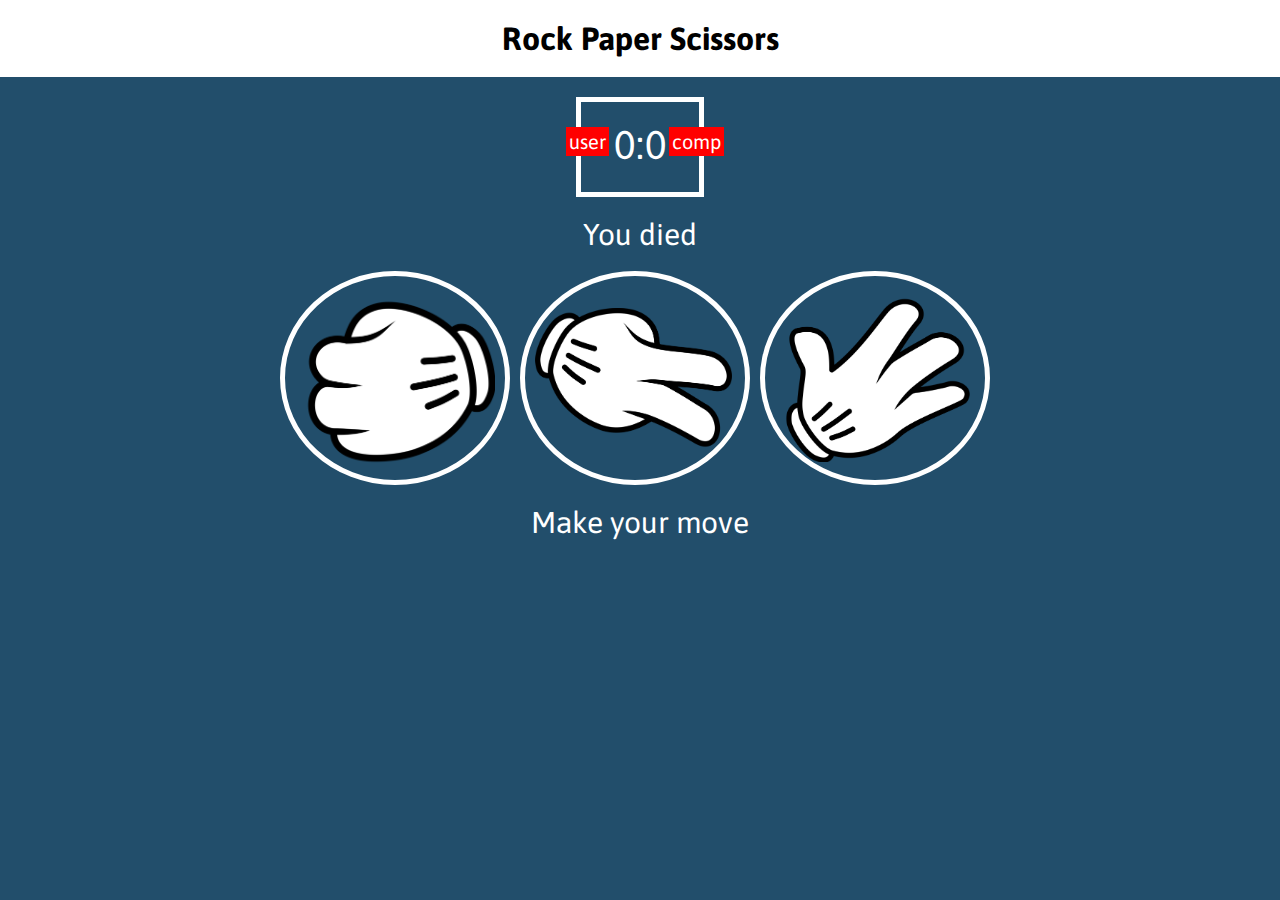
<file: 0821_RockScissorPaper/index.html>
<!DOCTYPE html>
<html lang="en">
<head>
    <meta charset="UTF-8">
    <title>Rock Paper Scissors</title>
    <link rel="stylesheet" href="style.css">
</head>
<body>
    <header>
        <h1>Rock Paper Scissors</h1>
    </header>

    <div class="score-board">
        <div id="user-label" class="badge">user</div>
        <div id="comp-label" class="badge">comp</div>
        <span id="user-score">0</span>:<span id="comp-score">0</span>
    </div>

    <div class="result">
        <p>You died</p>
    </div>

    <div class="choices">
        <div class="choice r">
            <img src="images/rock.png" alt="rock">
        </div>
        <div class="choice s">
            <img src="images/scissors.png" alt="s">
        </div>
        <div class="choice p">
            <img src="images/paper.png" alt="paper">
        </div>
    </div>
    <p id="action">Make your move</p>
    <script src="app.js"></script>
</body>
</html>
</file>
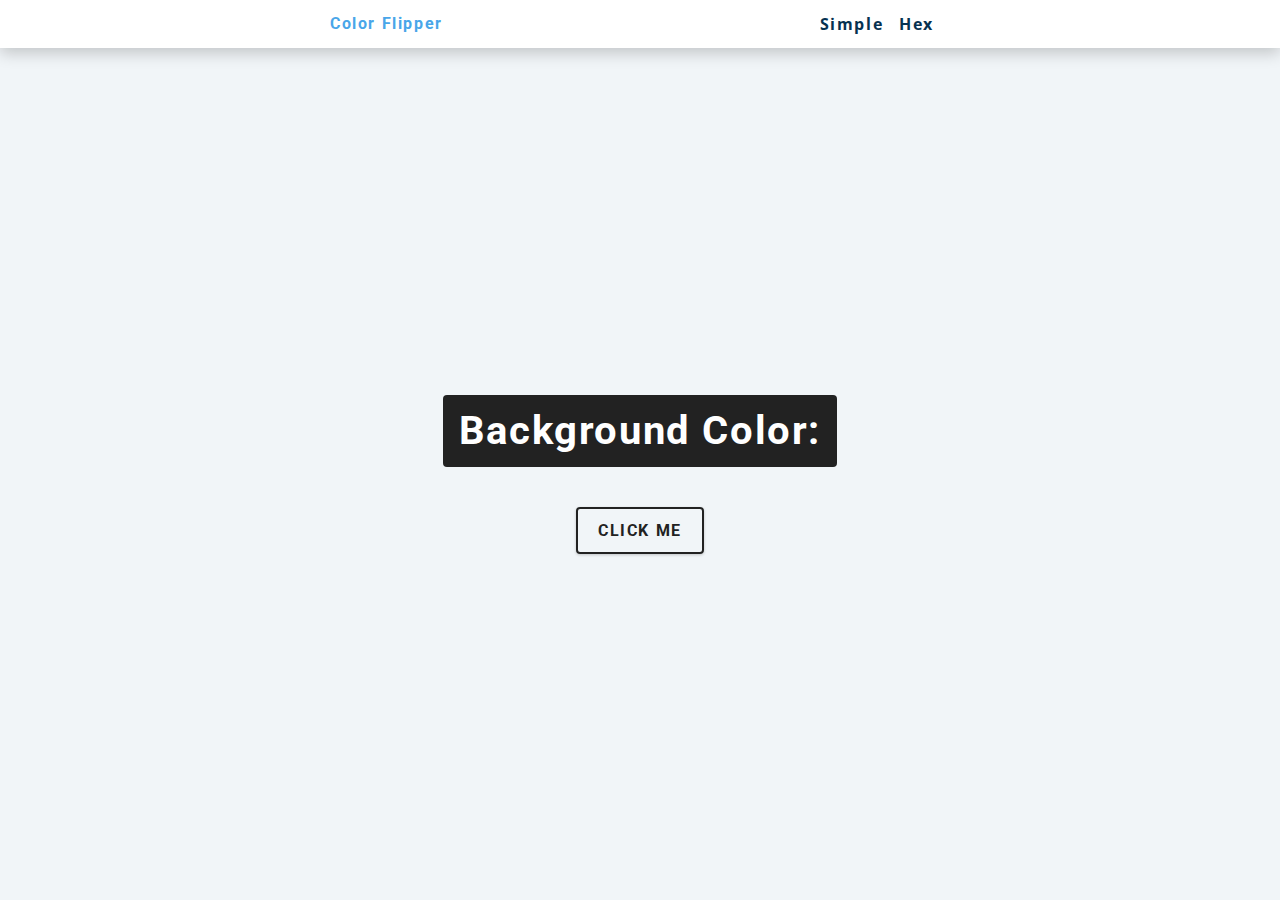
<file: color-flipper/index.html>
<!DOCTYPE html>
<html lang="en">
<head>
    <meta charset="UTF-8"/>
    <meta name="viewport" content="width=device-width, initial-scale=1.0"/>
    <title>Color Flipper || Simple</title>

    <!-- styles -->
    <link rel="stylesheet" href="styles.css"/>
</head>
<body>
    <nav>
        <div class="nav-center">
            <h4>color flipper</h4>
            <ul class="nav-links">
                <li>
                    <a href="index.html">simple</a>
                </li>
                <li><a href="hex.html">Hex</a></li>
            </ul>
        </div>
    </nav>
    <main>
        <div class="container">
            <h2>Background color: <span class="color"></span></h2>
            <button class="btn btn-hero" id="btn">Click me</button>
        </div>
    </main>

<!-- javascript -->
<script src="app.js"></script>
</body>
</html>
</file>
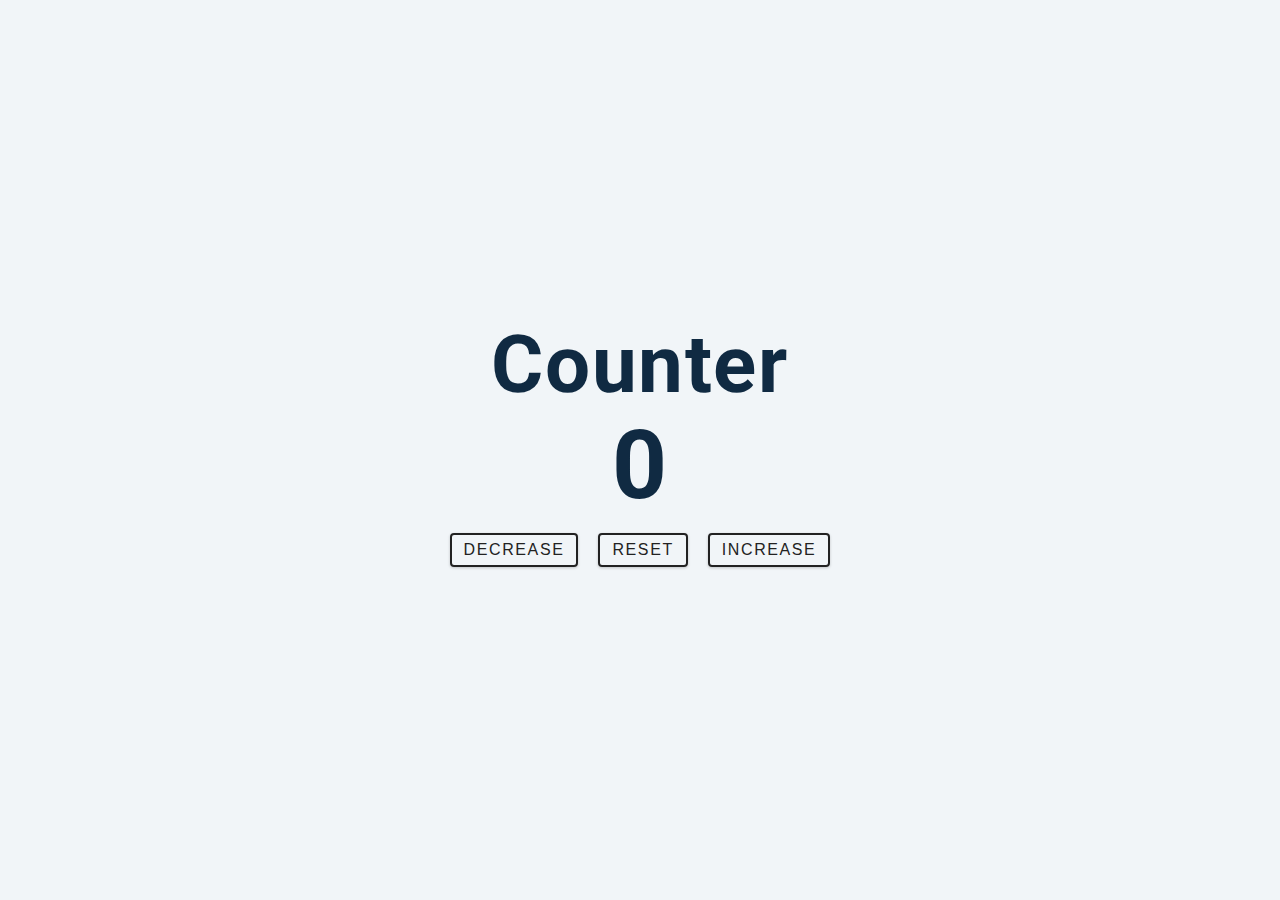
<file: counter/index.html>
<!DOCTYPE html>
<html lang="en">
  <head>
    <meta charset="UTF-8" />
    <meta name="viewport" content="width=device-width, initial-scale=1.0" />
    <title>Counter</title>

    <!-- styles -->
    <link rel="stylesheet" href="styles.css" />
  </head>
  <body>
  <main>
    <div class="container">
      <h1>Counter</h1>
      <h1><span id="value">0</span></h1>
      <button class="btn decrease">Decrease</button>
      <button class="btn reset">Reset</button>
      <button class="btn increase">Increase</button>
    </div>
  </main>
    <!-- javascript -->
    <script src="app.js"></script>
  </body>
</html>
</file>
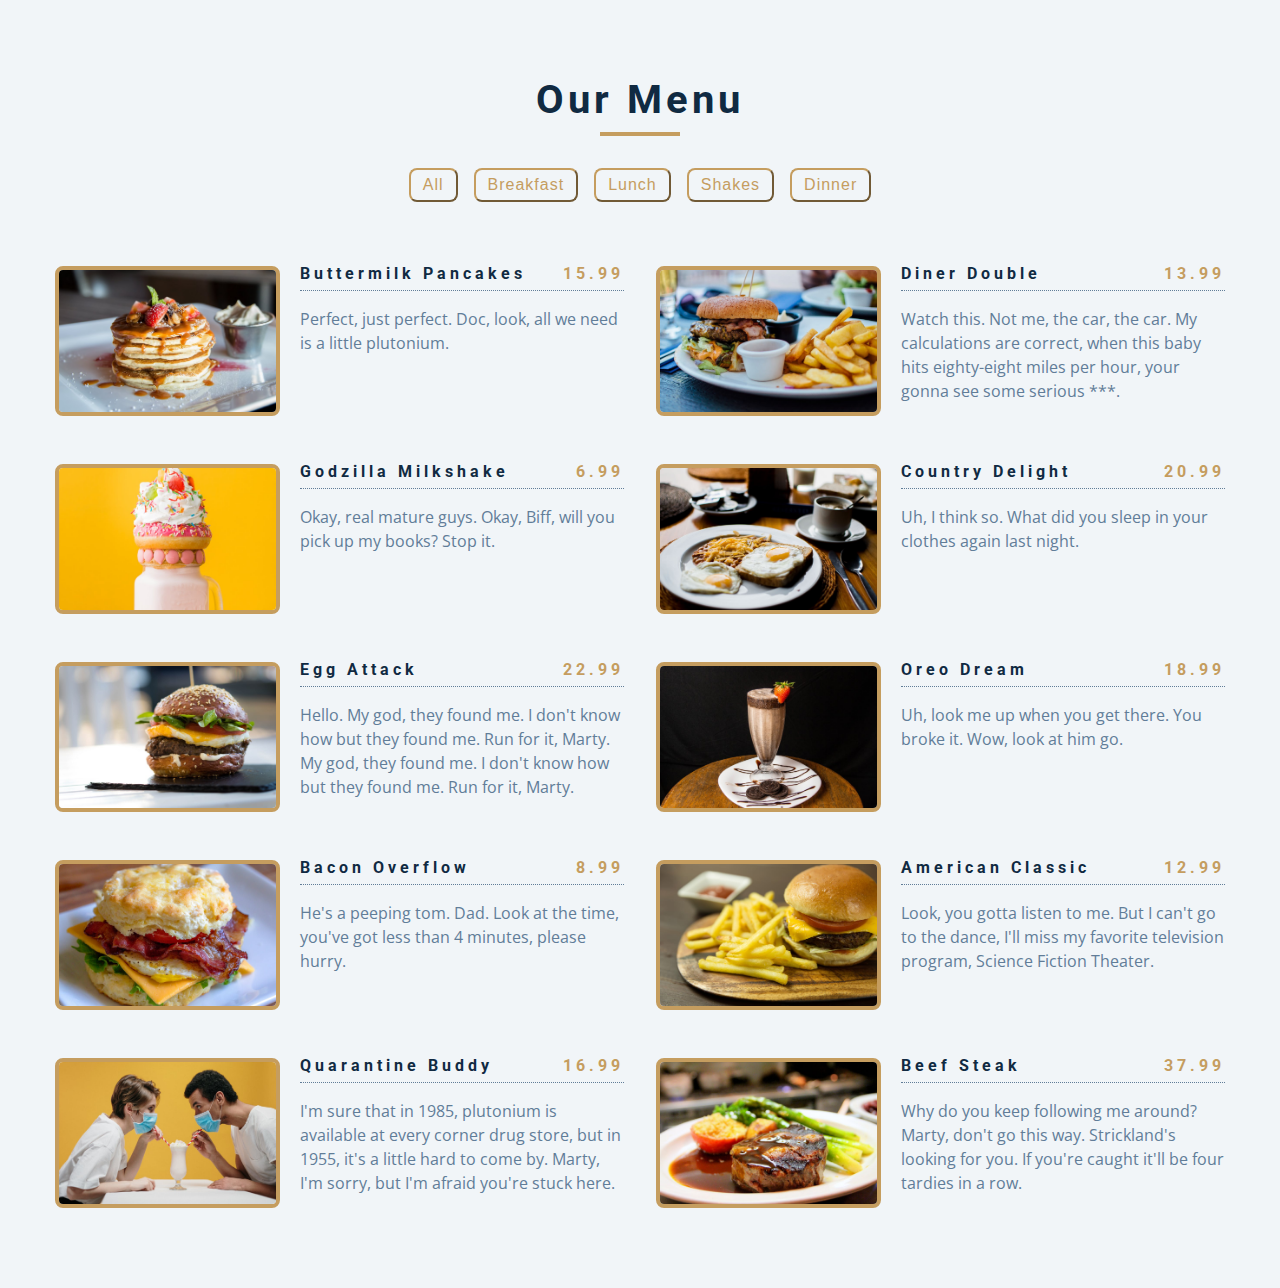
<file: menu/index.html>
<!DOCTYPE html>
<html lang="en">
  <head>
    <meta charset="UTF-8" />
    <meta name="viewport" content="width=device-width, initial-scale=1.0" />
    <title>Starter</title>
    <!-- font-awesome -->
    <link
      rel="stylesheet"
      href="https://cdnjs.cloudflare.com/ajax/libs/font-awesome/5.14.0/css/all.min.css"
    />
    <!-- styles -->
    <link rel="stylesheet" href="styles.css" />
  </head>
  <body>
    <section class="menu">
<!--      title-->
      <div class="title">
        <h2>our menu</h2>
        <div class="underline"></div>
      </div>
<!--      filter buttons-->
      <div class="btn-container">
        <!--<button class="filter-btn" type="button" data-id="all">
          all
        </button>
        <button class="filter-btn" type="button" data-id="breakfast">
          breakfast
        </button>
        <button class="filter-btn" type="button" data-id="lunch">
          lunch
        </button>
        <button class="filter-btn" type="button" data-id="shakes">
          shakes
        </button>-->
      </div>
<!--      menu items-->
      <div class="section-center">
<!--        single item-->
        <!--<article class="menu-item">
          <img src="menu-item.jpeg" class="photo" alt="item">
          <div class="item-info">
            <header>
                <h4>apple pie pancakes</h4>
                <h4 class="price">$10</h4>
            </header>
            <p class="item-text">Lorem ipsum dolor sit amet, consectetur adipisicing elit.
              Aperiam aut deleniti eaque eligendi
              hic laudantium libero officiis omnis quis saepe.</p>
          </div>
        </article>-->
<!--        end of single item-->

      </div>

    </section>
    <!-- javascript -->
    <script src="app.js"></script>
  </body>
</html>
</file>
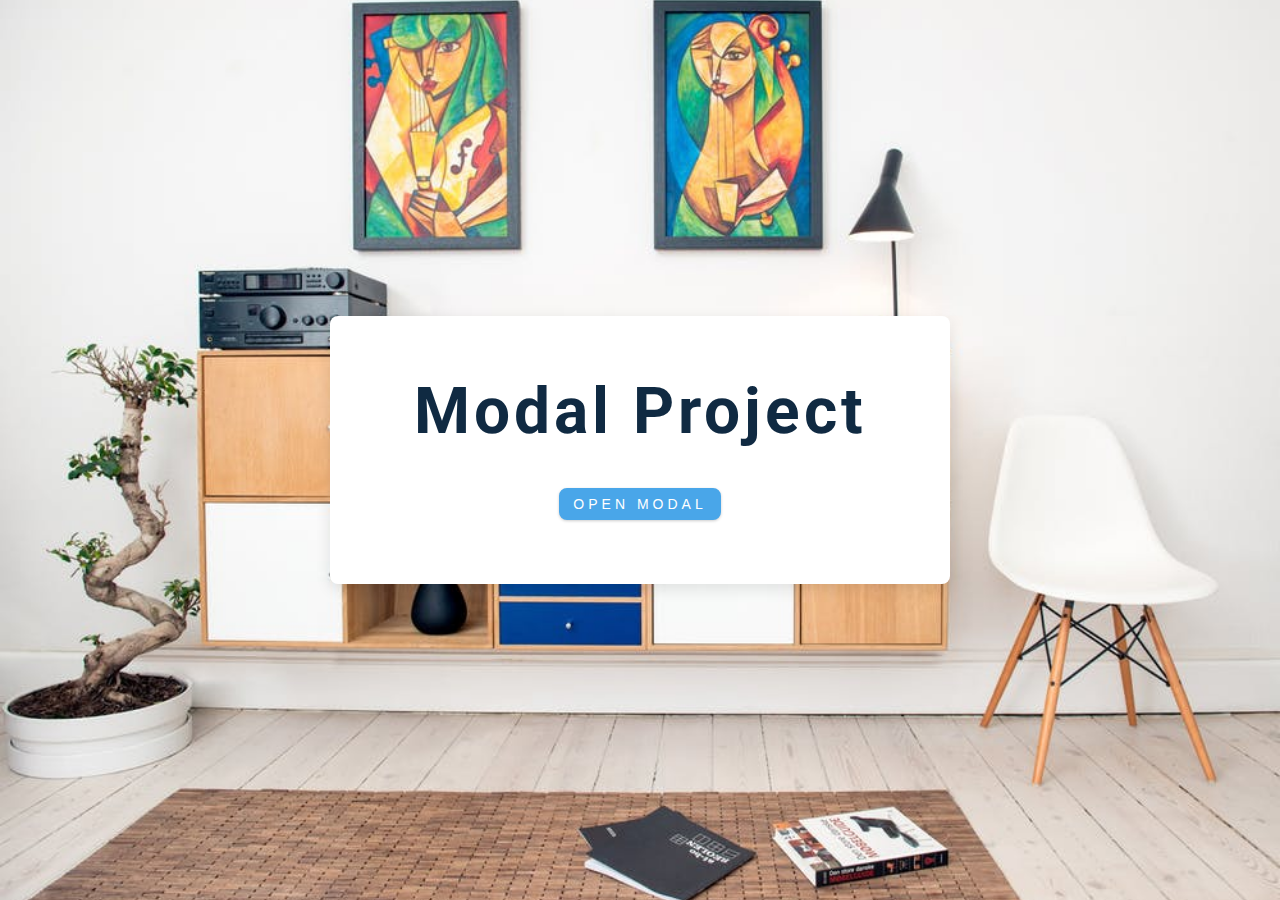
<file: modal/index.html>
<!DOCTYPE html>
<html lang="en">
<head>
	<meta charset="UTF-8"/>
	<meta name="viewport" content="width=device-width, initial-scale=1.0"/>
	<title>Modal</title>
	<!-- font-awesome -->
	<link
			rel="stylesheet"
			href="https://cdnjs.cloudflare.com/ajax/libs/font-awesome/5.14.0/css/all.min.css"
	/>
	<!-- styles -->
	<link rel="stylesheet" href="styles.css"/>
</head>
<body>
<!--  hero-->
<header class="hero">
    <div class="banner">
        <h1>Modal Project</h1>
        <button class="btn modal-btn">open modal</button>
    </div>
</header>
<!--end of hero-->
<!--modal-->
<div class="modal-overlay">
    <div class="modal-container">
        <h2>Modal Content</h2>
	    <p>Lorem ipsum dolor sit amet, consectetur adipisicing elit. A aliquam dolorum laborum maiores, mollitia nam sapiente unde voluptates. Aliquid culpa fugit impedit itaque nam numquam obcaecati odit qui quos velit! Aspernatur distinctio ea explicabo facilis minus omnis optio ullam veritatis? Ab consequuntur cumque dignissimos esse ex impedit ipsam maxime mollitia nemo nobis odio perferendis porro repellat repudiandae, similique unde vitae!</p>
        <button class="close-btn">
            <i class="fas fa-times"></i>
        </button>
    </div>
</div>
<!-- javascript -->
<script src="app.js"></script>
</body>
</html>
</file>
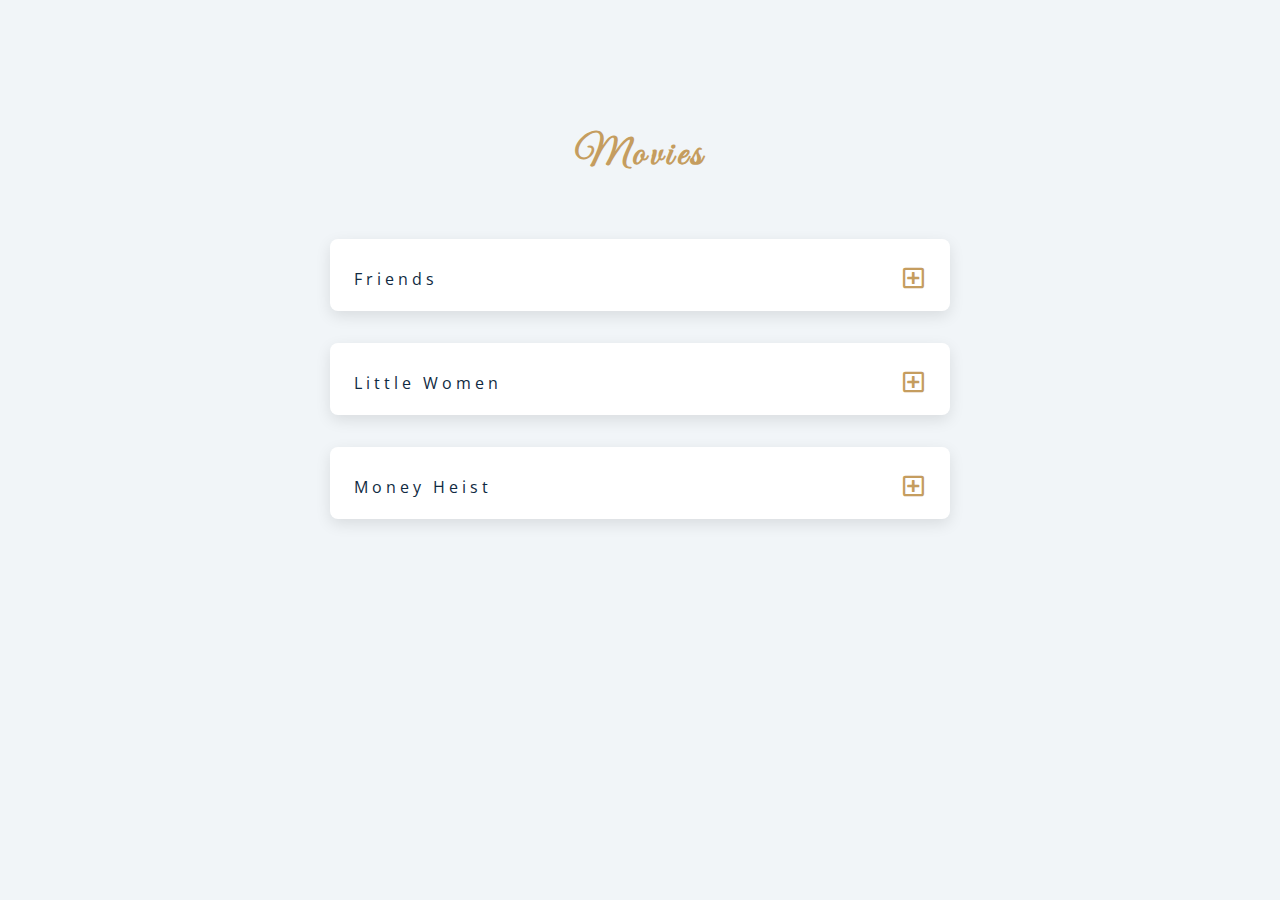
<file: movie/index.html>
<!DOCTYPE html>
<html lang="en">
<head>
	<meta charset="UTF-8"/>
	<meta name="viewport" content="width=device-width, initial-scale=1.0"/>
	<title>Movies</title>
	<!-- font-awesome -->
	<link
			rel="stylesheet"
			href="https://cdnjs.cloudflare.com/ajax/libs/font-awesome/5.14.0/css/all.min.css"
	/>
	<!-- extra fonts -->
	<link
			href="https://fonts.googleapis.com/css?family=Great+Vibes&display=swap"
			rel="stylesheet"
	/>
	<!-- styles -->
	<link rel="stylesheet" href="styles.css"/>
</head>
<body>
  <section class="questions">
<!--    tittle-->
    <div class="title">
      <h2>Movies</h2>
    </div>
    <div class="section-center">
<!--      single question-->
      <article class="question">
        <div class="question-title">
          <p>Friends</p>
        <button type="button" class="question-btn">
          <span class="plus-icon">
            <i class="far fa-plus-square"></i>
          </span>
          <span class="minus-icon">
            <i class="far fa-minus-square"></i>
          </span>
        </button>
        </div>
        <div class="question-text">
          <p>Lorem ipsum dolor sit amet, consectetur adipisicing elit.
            Ad aut, consequuntur fugit harum ipsum magnam possimus provident
            repellat saepe sunt! Lorem ipsum dolor sit amet, consectetur adipisicing elit.
            Blanditiis deleniti doloremque dolorum facilis incidunt ipsa iusto nisi, officia perferendis ut.</p>
        </div>
      </article>
<!--      end of single question-->
      <article class="question">
        <div class="question-title">
          <p>Little Women</p>
          <button type="button" class="question-btn">
          <span class="plus-icon">
            <i class="far fa-plus-square"></i>
          </span>
            <span class="minus-icon">
            <i class="far fa-minus-square"></i>
          </span>
          </button>
        </div>
        <div class="question-text">
          <p>Lorem ipsum dolor sit amet, consectetur adipisicing elit.
            Eum labore magnam non quas quod recusandae similique tempore tenetur vel veritatis. Lorem ipsum dolor sit amet, consectetur adipisicing elit.
            Architecto fuga illum molestias quo? Deserunt eaque error magnam maiores nihil voluptatibus.</p>
        </div>
      </article>
      <article class="question">
        <div class="question-title">
          <p>Money Heist</p>
          <button type="button" class="question-btn">
          <span class="plus-icon">
            <i class="far fa-plus-square"></i>
          </span>
            <span class="minus-icon">
            <i class="far fa-minus-square"></i>
          </span>
          </button>
        </div>
        <div class="question-text">
          <p>Lorem ipsum dolor sit amet, consectetur adipisicing elit.
            Eum labore magnam non quas quod recusandae similique tempore
            tenetur vel veritatis. Lorem ipsum dolor sit amet, consectetur adipisicing elit.
            Exercitationem molestias nihil, nisi possimus quas sunt. Deleniti fuga molestiae tempore! Laboriosam!</p>
        </div>
      </article>
    </div>
  </section>
<!-- javascript -->
<script src="app.js"></script>
</body>
</html>
</file>
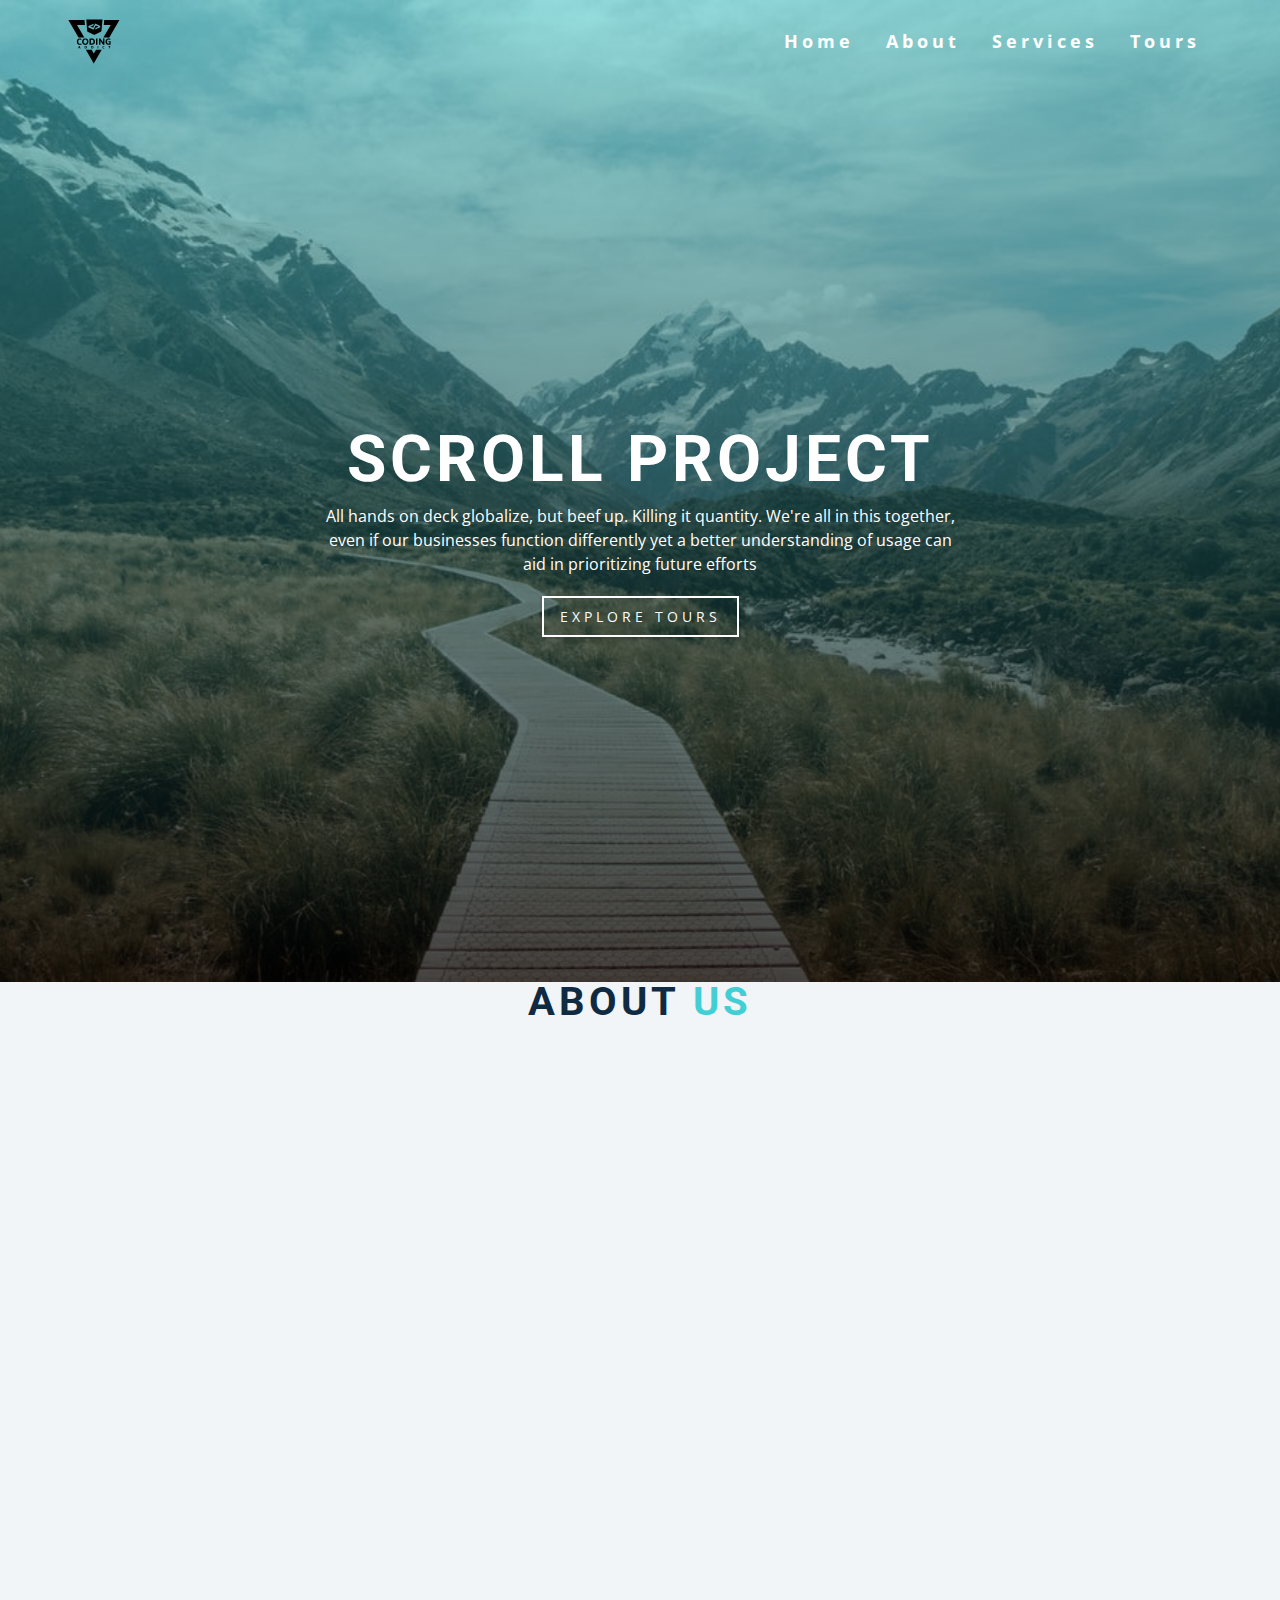
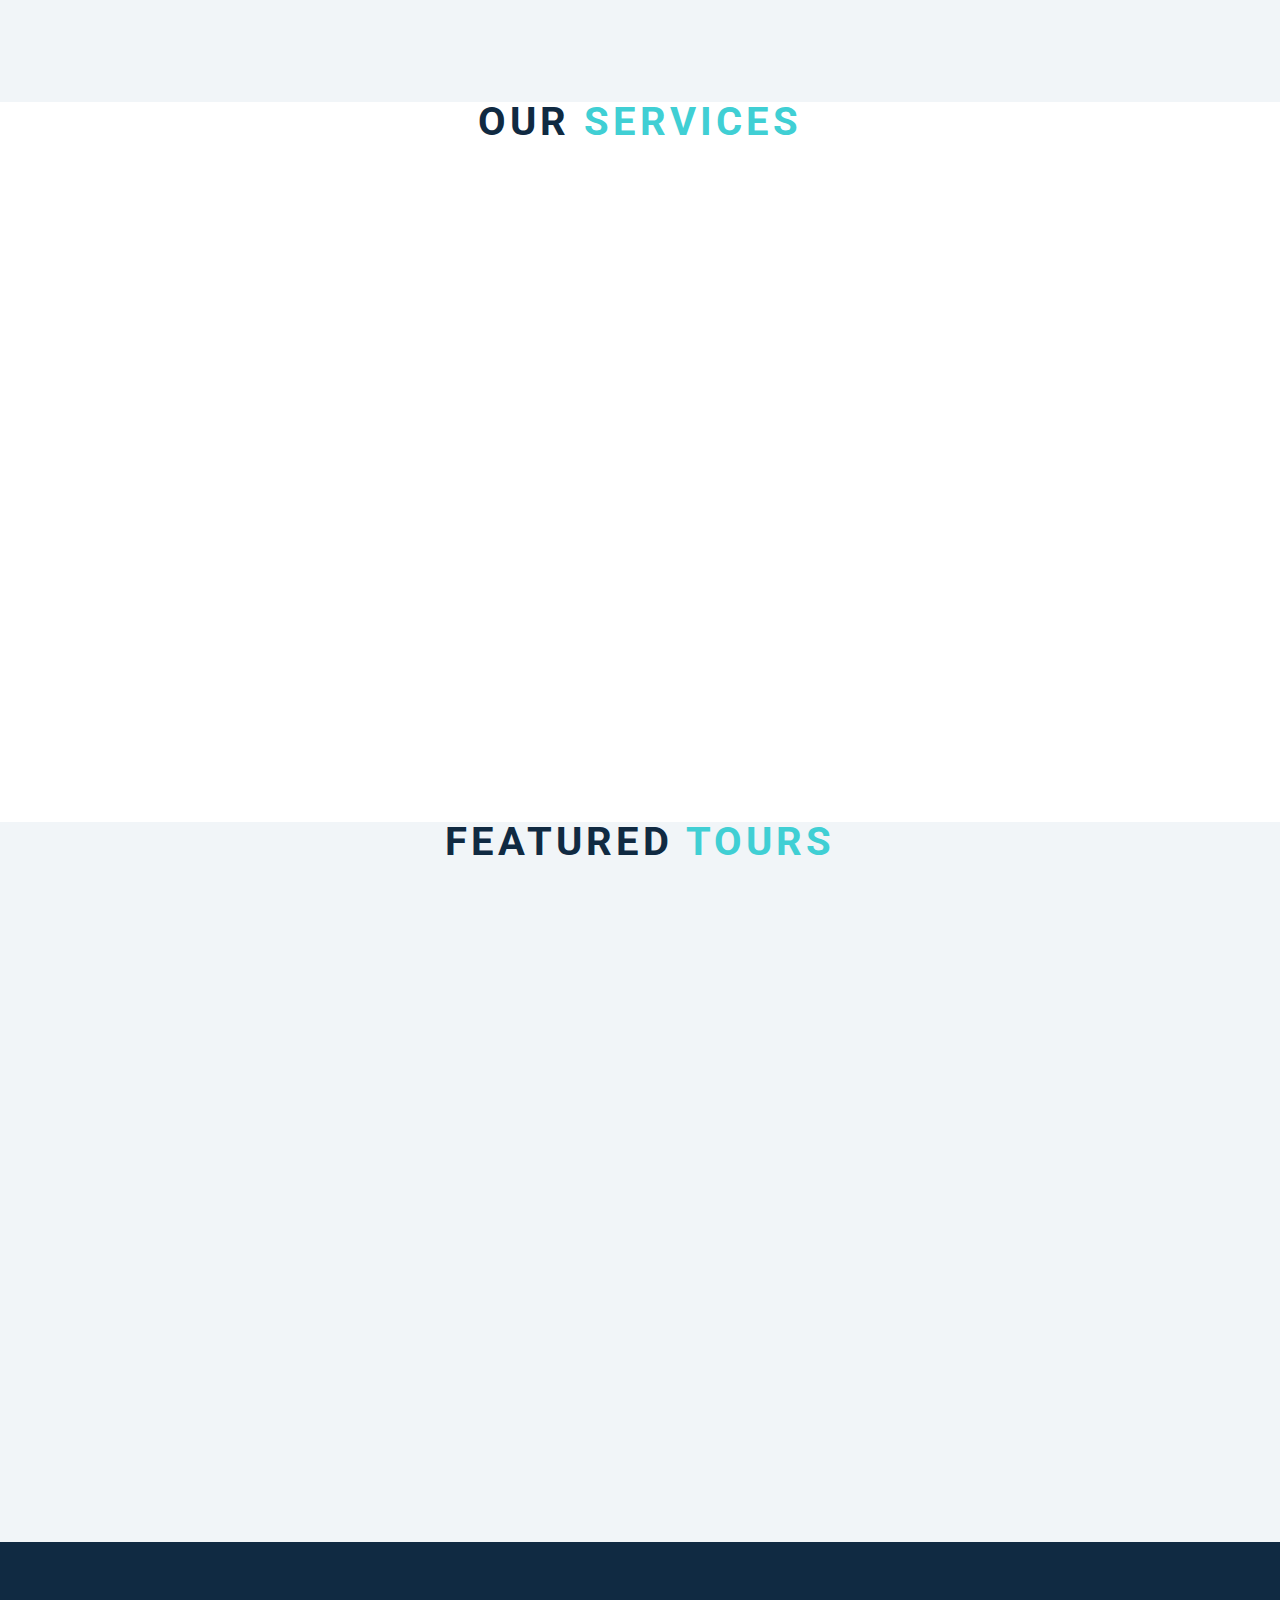
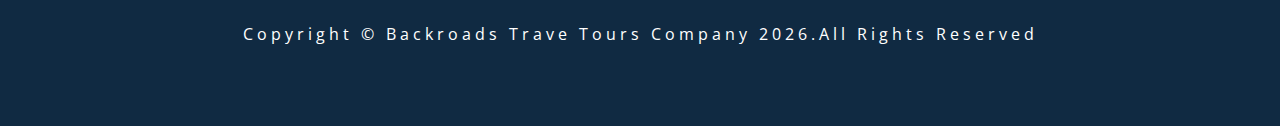
<file: scroll/index.html>
<!DOCTYPE html>
<html lang="en">
<head>
	<meta charset="UTF-8"/>
	<meta name="viewport" content="width=device-width, initial-scale=1.0"/>
	<title>Scroll</title>
	<!-- font-awesome -->
	<link
			rel="stylesheet"
			href="https://cdnjs.cloudflare.com/ajax/libs/font-awesome/5.14.0/css/all.min.css"
	/>
	<!-- styles -->
	<link rel="stylesheet" href="styles.css"/>
</head>
<body>
<!--  header-->
<header id="home">
	<!--  nav-->
	<nav id="nav">
		<div class="nav-center">
			<!--      nav header-->
			<div class="nav-header">
				<img src="logo.svg" alt="logo" class="logo"/>
				<button class="nav-toggle">
					<i class="fas fa-bars"></i>
				</button>
			</div>
			<!--      links-->
			<div class="links-container">
				<ul class="links">
					<li>
						<a href="#home" class="scroll-link">home</a>
					</li>
					<li>
						<a href="#about" class="scroll-link">about</a>
					</li>
					<li>
						<a href="#services" class="scroll-link">services</a>
					</li>
					<li>
						<a href="#tours" class="scroll-link">tours</a>
					</li>

				</ul>
			</div>
		</div>
	</nav>
	<!--  banner-->
	<div class="banner">
		<div class="container">
			<h1>scroll project</h1>
			<p>All hands on deck globalize, but beef up. Killing it quantity.
				We're all in this together, even if our businesses function differently

				yet a better understanding of usage can aid in prioritizing future efforts</p>
			<a href="#tours" class="scroll-link btn btn-white">
				explore tours
			</a>
		</div>
	</div>
</header>
<!--about-->
<section id="about" class="section">
	<div class="title">
		<h2>About <span>us</span></h2>
	</div>
</section>
<!--service-->
<section id="services" class="section">
	<div class="title">
		<h2>Our <span>services</span></h2>
	</div>
</section>
<!--tour-->
<section id="tours" class="section">
	<div class="title">
		<h2>featured <span>tours</span></h2>
	</div>
</section>
<!--footer-->
<footer class="section">
	<p>
		copyright &copy; backroads trave tours company <span id="date"></span>.all rights reserved
	</p>
</footer>
<!--back to top-->
<a href="#home" class="scroll-link top-link">
	<i class="fas fa-arrow-up"></i>
</a>
<!-- javascript -->
<script src="app.js"></script>
</body>
</html>
</file>
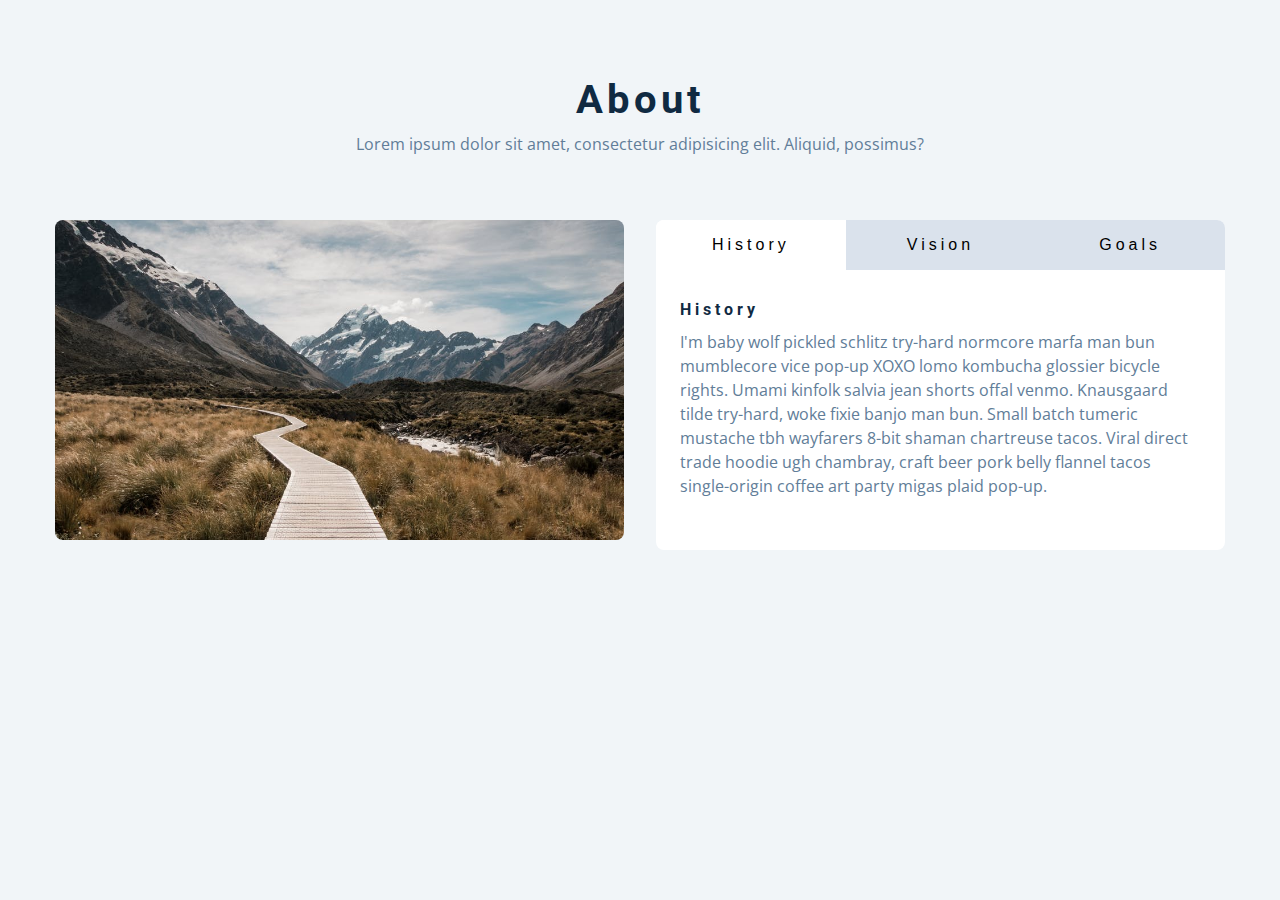
<file: tab/index.html>
<!DOCTYPE html>
<html lang="en">
<head>
	<meta charset="UTF-8"/>
	<meta name="viewport" content="width=device-width, initial-scale=1.0"/>
	<title>Tabs</title>

	<!-- styles -->
	<link rel="stylesheet" href="styles.css"/>
</head>
<body>
<section class="section">
	<div class="title">
		<h2>about</h2>
		<p>Lorem ipsum dolor sit amet, consectetur adipisicing elit. Aliquid, possimus?</p>
	</div>
	<div class="about-center section-center">
		<article class="about-img">
			<img src="hero-bcg.jpeg" alt="about picture">
		</article>
		<article class="about">
			<!--btn container-->
			<div class="btn-container">
				<button class="tab-btn active" data-id="history">history</button>
				<button class="tab-btn" data-id="vision">vision</button>
				<button class="tab-btn" data-id="goals">goals</button>
			</div>
			<article class="about-content">
				<!--single item-->
				<div class="content active" id="history">
					<h4>history</h4>
					<!-- history -->
					<p>
						I'm baby wolf pickled schlitz try-hard normcore marfa man bun mumblecore vice
						pop-up XOXO lomo kombucha glossier bicycle rights. Umami kinfolk salvia jean
						shorts offal venmo. Knausgaard tilde try-hard, woke fixie banjo man bun. Small
						batch tumeric mustache tbh wayfarers 8-bit shaman chartreuse tacos. Viral
						direct trade hoodie ugh chambray, craft beer pork belly flannel tacos
						single-origin coffee art party migas plaid pop-up.
					</p>
				</div>
				<div class="content" id="vision">
					<h4>vision</h4>
					<p>
						Man bun PBR&B keytar copper mug prism, hell of helvetica. Synth crucifix offal
						deep v hella biodiesel. Church-key listicle polaroid put a bird on it
						chillwave palo santo enamel pin, tattooed meggings franzen la croix cray.
						Retro yr aesthetic four loko tbh helvetica air plant, neutra palo santo tofu
						mumblecore. Hoodie bushwick pour-over jean shorts chartreuse shabby chic. Roof
						party hammock master cleanse pop-up truffaut, bicycle rights skateboard
						affogato readymade sustainable deep v live-edge schlitz narwhal.
					</p>
				</div>
				<div class="content" id="goals">
					<h4>goals</h4>
					<p>
						Chambray authentic truffaut, kickstarter brunch taxidermy vape heirloom four
						dollar toast raclette shoreditch church-key. Poutine etsy tote bag, cred
						fingerstache leggings cornhole everyday carry blog gastropub. Brunch biodiesel
						sartorial mlkshk swag, mixtape hashtag marfa readymade direct trade man braid
						cold-pressed roof party. Small batch adaptogen coloring book heirloom.
						Letterpress food truck hammock literally hell of wolf beard adaptogen everyday
						carry. Dreamcatcher pitchfork yuccie, banh mi salvia venmo photo booth quinoa
						chicharrones.
					</p>
				</div>
			</article>
		</article>

	</div>
</section>
<!-- javascript -->
<script src="app.js"></script>
</body>
</html>
</file>
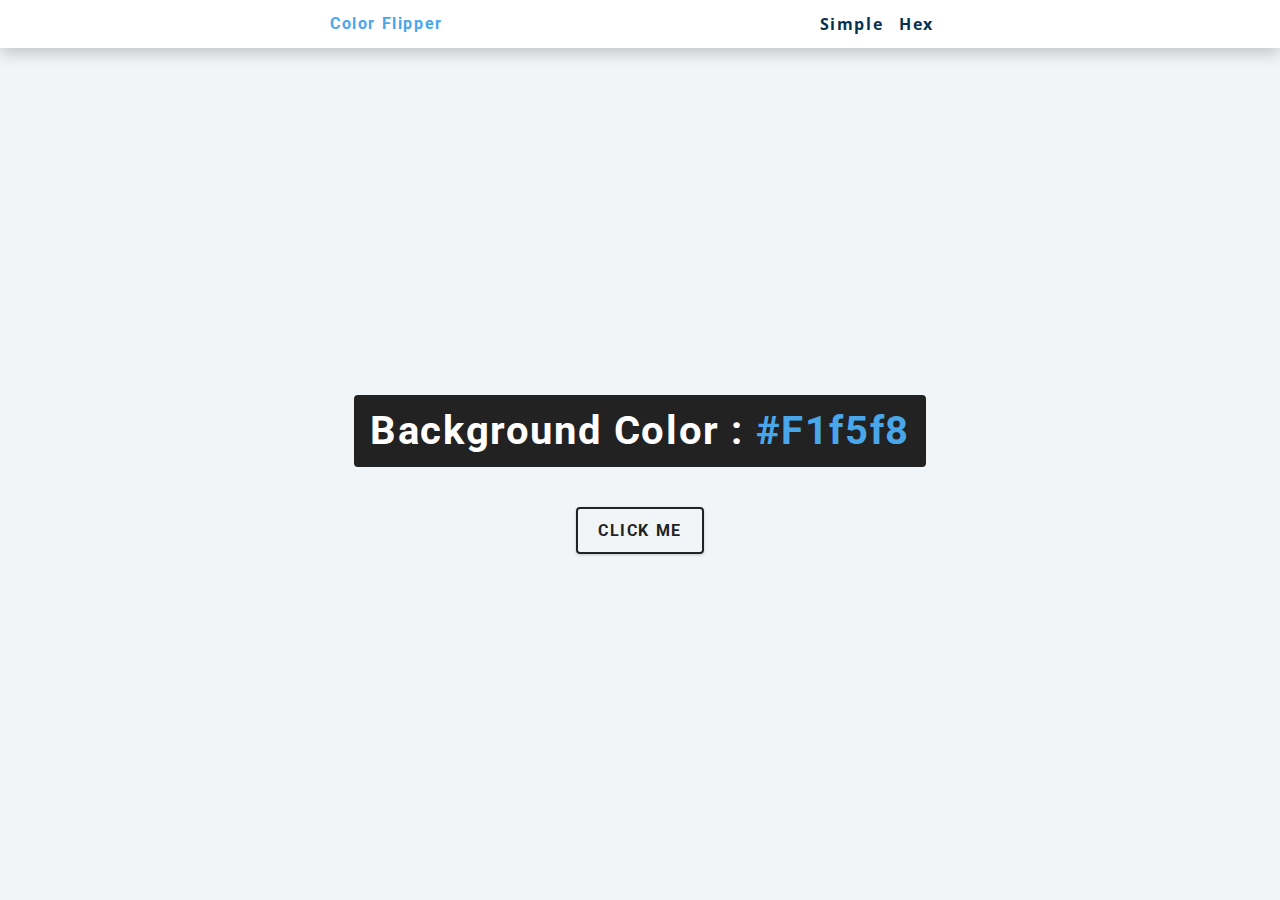
<file: color-flipper/hex.html>
<!DOCTYPE html>
<html lang="en">
  <head>
    <meta charset="UTF-8" />
    <meta name="viewport" content="width=device-width, initial-scale=1.0" />
    <title>
      Color Flipper || Simple
    </title>

    <!-- styles -->
    <link rel="stylesheet" href="styles.css" />
  </head>

  <body>
    <nav>
      <div class="nav-center">
        <h4>color flipper</h4>
        <ul class="nav-links">
          <li><a href="index.html">simple</a></li>
          <li><a href="hex.html">hex</a></li>
        </ul>
      </div>
    </nav>
    <main>
      <div class="container">
        <h2>background color : <span class="color">#f1f5f8</span></h2>
        <button class="btn btn-hero" id="btn">click me</button>
      </div>
    </main>
    <!-- javascript -->
    <script src="hex.js"></script>
  </body>
</html>
</file>
<file: 0821_RockScissorPaper/style.css>
@import url('https://fonts.googleapis.com/css2?family=Asap:wght@400;600&display=swap');
* {
    margin: 0;
    padding: 0;
    box-sizing: border-box;
    font-family: 'Asap', sans-serif;
}

header {
    display: block;
    padding: 20px 20px;
    text-align: center;
    background: white;
}

body {
    background: #224E6B;
}
.score-board {
    position: relative;

    margin: 20px auto;
    padding: 20px 10px;

    width: 10%;
    height: 100px;
    display: block;
    text-align: center;
    color: white;
    font-size: 40px;
    border: 5px solid white;
}

#user-label {
    background: red;
    position: absolute;
    left: -15px;
    top: 25px;
    padding: 3px;
    font-size: 20px;
}
#comp-label {
    background: red;
    position: absolute;
    right: -25px;
    top: 25px;
    padding: 3px;
    font-size: 20px;
}

.result {
    margin: 20px 20px;
    font-size: 30px;
    color: white;
    text-align: center;
}

.choices {
    display: flex;
    flex-direction: row;
    justify-content: center;
}

.choice {
    margin-right: 10px;
    padding: 10px;
    border: 5px solid white;
    border-radius: 50%;
    object-fit: fill;
    display: flex;
    flex-direction: column;
    align-content: center;
    justify-content: center;
    transition: all 0.3s ease-in-out;
}

.choice:hover {
    cursor: pointer;
    box-shadow: 0 0 10px black ;
    background: #0B2F47;
}

.choice img {
    width: 200px;
}

#action {
    margin: 20px 20px;
    font-size: 30px;
    color: white;
    text-align: center;
}

.green-glow {
    border: 5px solid #25cd05 !important;
    border-radius: 50%;
}

.red-glow {
    border: 5px solid #b40101 !important;
    border-radius: 50%;
}

.gray-glow {
    border: 5px solid #948f8f !important;
    border-radius: 50%;
}
</file>
<file: color-flipper/styles.css>
/*
=============== 
Fonts
===============
*/
@import url("https://fonts.googleapis.com/css?family=Open+Sans|Roboto:400,700&display=swap");

/*
=============== 
Variables
===============
*/

:root {
  /* dark shades of primary color*/
  --clr-primary-1: hsl(205, 86%, 17%);
  --clr-primary-2: hsl(205, 77%, 27%);
  --clr-primary-3: hsl(205, 72%, 37%);
  --clr-primary-4: hsl(205, 63%, 48%);
  /* primary/main color */
  --clr-primary-5: hsl(205, 78%, 60%);
  /* lighter shades of primary color */
  --clr-primary-6: hsl(205, 89%, 70%);
  --clr-primary-7: hsl(205, 90%, 76%);
  --clr-primary-8: hsl(205, 86%, 81%);
  --clr-primary-9: hsl(205, 90%, 88%);
  --clr-primary-10: hsl(205, 100%, 96%);
  /* darkest grey - used for headings */
  --clr-grey-1: hsl(209, 61%, 16%);
  --clr-grey-2: hsl(211, 39%, 23%);
  --clr-grey-3: hsl(209, 34%, 30%);
  --clr-grey-4: hsl(209, 28%, 39%);
  /* grey used for paragraphs */
  --clr-grey-5: hsl(210, 22%, 49%);
  --clr-grey-6: hsl(209, 23%, 60%);
  --clr-grey-7: hsl(211, 27%, 70%);
  --clr-grey-8: hsl(210, 31%, 80%);
  --clr-grey-9: hsl(212, 33%, 89%);
  --clr-grey-10: hsl(210, 36%, 96%);
  --clr-white: #fff;
  --clr-red-dark: hsl(360, 67%, 44%);
  --clr-red-light: hsl(360, 71%, 66%);
  --clr-green-dark: hsl(125, 67%, 44%);
  --clr-green-light: hsl(125, 71%, 66%);
  --clr-black: #222;
  --ff-primary: "Roboto", sans-serif;
  --ff-secondary: "Open Sans", sans-serif;
  --transition: all 0.3s linear;
  --spacing: 0.1rem;
  --radius: 0.25rem;
  --light-shadow: 0 5px 15px rgba(0, 0, 0, 0.1);
  --dark-shadow: 0 5px 15px rgba(0, 0, 0, 0.2);
  --max-width: 1170px;
  --fixed-width: 620px;
}
/*
=============== 
Global Styles
===============
*/

*,
::after,
::before {
  margin: 0;
  padding: 0;
  box-sizing: border-box;
}
body {
  font-family: var(--ff-secondary);
  background: var(--clr-grey-10);
  color: var(--clr-grey-1);
  line-height: 1.5;
  font-size: 0.875rem;
}
ul {
  list-style-type: none;
}
a {
  text-decoration: none;
}
h1,
h2,
h3,
h4 {
  letter-spacing: var(--spacing);
  text-transform: capitalize;
  line-height: 1.25;
  margin-bottom: 0.75rem;
  font-family: var(--ff-primary);
}
h1 {
  font-size: 3rem;
}
h2 {
  font-size: 2rem;
}
h3 {
  font-size: 1.25rem;
}
h4 {
  font-size: 0.875rem;
}
p {
  margin-bottom: 1.25rem;
  color: var(--clr-grey-5);
}
@media screen and (min-width: 800px) {
  h1 {
    font-size: 4rem;
  }
  h2 {
    font-size: 2.5rem;
  }
  h3 {
    font-size: 1.75rem;
  }
  h4 {
    font-size: 1rem;
  }
  body {
    font-size: 1rem;
  }
  h1,
  h2,
  h3,
  h4 {
    line-height: 1;
  }
}
/*  global classes */

/* section */
.section {
  padding: 5rem 0;
}

.section-center {
  width: 90vw;
  margin: 0 auto;
  max-width: 1170px;
}
@media screen and (min-width: 992px) {
  .section-center {
    width: 95vw;
  }
}
main {
  min-height: 100vh;
  display: grid;
  place-items: center;
}

/*
=============== 
Nav
===============
*/
nav {
  background: var(--clr-white);
  height: 3rem;
  display: grid;
  align-items: center;
  box-shadow: var(--dark-shadow);
}
.nav-center {
  width: 90vw;
  max-width: var(--fixed-width);
  margin: 0 auto;
  display: flex;
  align-items: center;
  justify-content: space-between;
}
.nav-center h4 {
  margin-bottom: 0;
  color: var(--clr-primary-5);
}
.nav-links {
  display: flex;
}
nav a {
  text-transform: capitalize;
  font-weight: 700;
  font-size: 1rem;
  color: var(--clr-primary-1);
  letter-spacing: var(--spacing);
  margin-right: 1rem;
}
nav a:hover {
  color: var(--clr-primary-5);
}
/*
=============== 
Container
===============
*/
main {
  min-height: calc(100vh - 3rem);
  display: grid;
  place-items: center;
}
.container {
  text-align: center;
}
.container h2 {
  background: var(--clr-black);
  color: var(--clr-white);
  padding: 1rem;
  border-radius: var(--radius);
  margin-bottom: 2.5rem;
}
.color {
  color: var(--clr-primary-5);
}
.btn-hero {
  font-family: var(--ff-primary);
  text-transform: uppercase;
  background: transparent;
  color: var(--clr-black);
  letter-spacing: var(--spacing);
  display: inline-block;
  font-weight: 700;
  transition: var(--transition);
  border: 2px solid var(--clr-black);
  cursor: pointer;
  box-shadow: 0 1px 3px rgba(0, 0, 0, 0.2);
  border-radius: var(--radius);
  font-size: 1rem;
  padding: 0.75rem 1.25rem;
}
.btn-hero:hover {
  color: var(--clr-white);
  background: var(--clr-black);
}
</file>
<file: counter/styles.css>
/*
=============== 
Fonts
===============
*/
@import url("https://fonts.googleapis.com/css?family=Open+Sans|Roboto:400,700&display=swap");

/*
=============== 
Variables
===============
*/

:root {
  /* dark shades of primary color*/
  --clr-primary-1: hsl(205, 86%, 17%);
  --clr-primary-2: hsl(205, 77%, 27%);
  --clr-primary-3: hsl(205, 72%, 37%);
  --clr-primary-4: hsl(205, 63%, 48%);
  /* primary/main color */
  --clr-primary-5: hsl(205, 78%, 60%);
  /* lighter shades of primary color */
  --clr-primary-6: hsl(205, 89%, 70%);
  --clr-primary-7: hsl(205, 90%, 76%);
  --clr-primary-8: hsl(205, 86%, 81%);
  --clr-primary-9: hsl(205, 90%, 88%);
  --clr-primary-10: hsl(205, 100%, 96%);
  /* darkest grey - used for headings */
  --clr-grey-1: hsl(209, 61%, 16%);
  --clr-grey-2: hsl(211, 39%, 23%);
  --clr-grey-3: hsl(209, 34%, 30%);
  --clr-grey-4: hsl(209, 28%, 39%);
  /* grey used for paragraphs */
  --clr-grey-5: hsl(210, 22%, 49%);
  --clr-grey-6: hsl(209, 23%, 60%);
  --clr-grey-7: hsl(211, 27%, 70%);
  --clr-grey-8: hsl(210, 31%, 80%);
  --clr-grey-9: hsl(212, 33%, 89%);
  --clr-grey-10: hsl(210, 36%, 96%);
  --clr-white: #fff;
  --clr-red-dark: hsl(360, 67%, 44%);
  --clr-red-light: hsl(360, 71%, 66%);
  --clr-green-dark: hsl(125, 67%, 44%);
  --clr-green-light: hsl(125, 71%, 66%);
  --clr-black: #222;
  --ff-primary: "Roboto", sans-serif;
  --ff-secondary: "Open Sans", sans-serif;
  --transition: all 0.3s linear;
  --spacing: 0.1rem;
  --radius: 0.25rem;
  --light-shadow: 0 5px 15px rgba(0, 0, 0, 0.1);
  --dark-shadow: 0 5px 15px rgba(0, 0, 0, 0.2);
  --max-width: 1170px;
  --fixed-width: 620px;
}
/*
=============== 
Global Styles
===============
*/

*,
::after,
::before {
  margin: 0;
  padding: 0;
  box-sizing: border-box;
}
body {
  font-family: var(--ff-secondary);
  background: var(--clr-grey-10);
  color: var(--clr-grey-1);
  line-height: 1.5;
  font-size: 0.875rem;
}
ul {
  list-style-type: none;
}
a {
  text-decoration: none;
}
h1,
h2,
h3,
h4 {
  letter-spacing: var(--spacing);
  text-transform: capitalize;
  line-height: 1.25;
  margin-bottom: 0.75rem;
  font-family: var(--ff-primary);
}
h1 {
  font-size: 3rem;
}
h2 {
  font-size: 2rem;
}
h3 {
  font-size: 1.25rem;
}
h4 {
  font-size: 0.875rem;
}
p {
  margin-bottom: 1.25rem;
  color: var(--clr-grey-5);
}
@media screen and (min-width: 800px) {
  h1 {
    font-size: 5rem;
  }
  h2 {
    font-size: 2.5rem;
  }
  h3 {
    font-size: 1.75rem;
  }
  h4 {
    font-size: 1rem;
  }
  body {
    font-size: 1rem;
  }
  h1,
  h2,
  h3,
  h4 {
    line-height: 1;
  }
}
/*  global classes */

/* section */
.section {
  padding: 5rem 0;
}

.section-center {
  width: 90vw;
  margin: 0 auto;
  max-width: 1170px;
}
@media screen and (min-width: 992px) {
  .section-center {
    width: 95vw;
  }
}
main {
  min-height: 100vh;
  display: grid;
  place-items: center;
}

/*
=============== 
Counter
===============
*/

main {
  min-height: 100vh;
  display: grid;
  place-items: center;
}
.container {
  text-align: center;
}
#value {
  font-size: 6rem;
  font-weight: bold;
}
.btn {
  text-transform: uppercase;
  background: transparent;
  color: var(--clr-black);
  padding: 0.375rem 0.75rem;
  letter-spacing: var(--spacing);
  display: inline-block;
  transition: var(--transition);
  font-size: 1rem;
  border: 2px solid var(--clr-black);
  cursor: pointer;
  box-shadow: 0 1px 3px rgba(0, 0, 0, 0.2);
  border-radius: var(--radius);
  margin: 0.5rem;
}
.btn:hover {
  color: var(--clr-white);
  background: var(--clr-black);
}
</file>
<file: menu/styles.css>
/*
=============== 
Fonts
===============
*/
@import url("https://fonts.googleapis.com/css?family=Open+Sans|Roboto:400,700&display=swap");

/*
=============== 
Variables
===============
*/

:root {
  /* dark shades of primary color*/
  --clr-primary-1: hsl(205, 86%, 17%);
  --clr-primary-2: hsl(205, 77%, 27%);
  --clr-primary-3: hsl(205, 72%, 37%);
  --clr-primary-4: hsl(205, 63%, 48%);
  /* primary/main color */
  --clr-primary-5: #49a6e9;
  /* lighter shades of primary color */
  --clr-primary-6: hsl(205, 89%, 70%);
  --clr-primary-7: hsl(205, 90%, 76%);
  --clr-primary-8: hsl(205, 86%, 81%);
  --clr-primary-9: hsl(205, 90%, 88%);
  --clr-primary-10: hsl(205, 100%, 96%);
  /* darkest grey - used for headings */
  --clr-grey-1: hsl(209, 61%, 16%);
  --clr-grey-2: hsl(211, 39%, 23%);
  --clr-grey-3: hsl(209, 34%, 30%);
  --clr-grey-4: hsl(209, 28%, 39%);
  /* grey used for paragraphs */
  --clr-grey-5: hsl(210, 22%, 49%);
  --clr-grey-6: hsl(209, 23%, 60%);
  --clr-grey-7: hsl(211, 27%, 70%);
  --clr-grey-8: hsl(210, 31%, 80%);
  --clr-grey-9: hsl(212, 33%, 89%);
  --clr-grey-10: hsl(210, 36%, 96%);
  --clr-white: #fff;
  --clr-red-dark: hsl(360, 67%, 44%);
  --clr-red-light: hsl(360, 71%, 66%);
  --clr-green-dark: hsl(125, 67%, 44%);
  --clr-green-light: hsl(125, 71%, 66%);
  --clr-gold: #c59d5f;
  --clr-black: #222;
  --ff-primary: "Roboto", sans-serif;
  --ff-secondary: "Open Sans", sans-serif;
  --transition: all 0.3s linear;
  --spacing: 0.25rem;
  --radius: 0.5rem;
  --light-shadow: 0 5px 15px rgba(0, 0, 0, 0.1);
  --dark-shadow: 0 5px 15px rgba(0, 0, 0, 0.2);
  --max-width: 1170px;
  --fixed-width: 620px;
}
/*
=============== 
Global Styles
===============
*/

*,
::after,
::before {
  margin: 0;
  padding: 0;
  box-sizing: border-box;
}
body {
  font-family: var(--ff-secondary);
  background: var(--clr-grey-10);
  color: var(--clr-grey-1);
  line-height: 1.5;
  font-size: 0.875rem;
}
ul {
  list-style-type: none;
}
a {
  text-decoration: none;
}
img:not(.logo) {
  width: 100%;
}
img {
  display: block;
}

h1,
h2,
h3,
h4 {
  letter-spacing: var(--spacing);
  text-transform: capitalize;
  line-height: 1.25;
  margin-bottom: 0.75rem;
  font-family: var(--ff-primary);
}
h1 {
  font-size: 3rem;
}
h2 {
  font-size: 2rem;
}
h3 {
  font-size: 1.25rem;
}
h4 {
  font-size: 0.875rem;
}
p {
  margin-bottom: 1.25rem;
  color: var(--clr-grey-5);
}
@media screen and (min-width: 800px) {
  h1 {
    font-size: 4rem;
  }
  h2 {
    font-size: 2.5rem;
  }
  h3 {
    font-size: 1.75rem;
  }
  h4 {
    font-size: 1rem;
  }
  body {
    font-size: 1rem;
  }
  h1,
  h2,
  h3,
  h4 {
    line-height: 1;
  }
}
/*  global classes */

.btn {
  text-transform: uppercase;
  background: transparent;
  color: var(--clr-black);
  padding: 0.375rem 0.75rem;
  letter-spacing: var(--spacing);
  display: inline-block;
  transition: var(--transition);
  font-size: 0.875rem;
  border: 2px solid var(--clr-black);
  cursor: pointer;
  box-shadow: 0 1px 3px rgba(0, 0, 0, 0.2);
  border-radius: var(--radius);
}
.btn:hover {
  color: var(--clr-white);
  background: var(--clr-black);
}
/* section */
.section {
  padding: 5rem 0;
}

main {
  min-height: 100vh;
  display: grid;
  place-items: center;
}
/*
=============== 
Menu
===============
*/

.menu {
  padding: 5rem 0;
}
.title {
  text-align: center;
  margin-bottom: 2rem;
}
.underline {
  width: 5rem;
  height: 0.25rem;
  background: var(--clr-gold);
  margin-left: auto;
  margin-right: auto;
}
.btn-container {
  margin-bottom: 4rem;
  display: flex;
  justify-content: center;
}
.filter-btn {
  background: transparent;
  border-color: var(--clr-gold);
  font-size: 1rem;
  text-transform: capitalize;
  margin: 0 0.5rem;
  letter-spacing: 1px;
  border-radius: var(--radius);
  padding: 0.375rem 0.75rem;
  color: var(--clr-gold);
  cursor: pointer;
  transition: var(--transition);
}
.filter-btn:hover {
  background: var(--clr-gold);
  color: var(--clr-white);
}
.section-center {
  width: 90vw;
  margin: 0 auto;
  max-width: 1170px;
  display: grid;
  gap: 3rem 2rem;
  justify-items: center;
}
.menu-item {
  display: grid;
  gap: 1rem 2rem;
  max-width: 25rem;
}
.photo {
  object-fit: cover;
  height: 200px;
  border: 0.25rem solid var(--clr-gold);
  border-radius: var(--radius);
}
.item-info header {
  display: flex;
  justify-content: space-between;
  border-bottom: 0.5px dotted var(--clr-grey-5);
}
.item-info h4 {
  margin-bottom: 0.5rem;
}
.price {
  color: var(--clr-gold);
}
.item-text {
  margin-bottom: 0;
  padding-top: 1rem;
}

@media screen and (min-width: 768px) {
  .menu-item {
    grid-template-columns: 225px 1fr;
    gap: 0 1.25rem;
    max-width: 40rem;
  }
  .photo {
    height: 175px;
  }
}
@media screen and (min-width: 1200px) {
  .section-center {
    width: 95vw;
    grid-template-columns: 1fr 1fr;
  }
  .photo {
    height: 150px;
  }
}
</file>
<file: modal/styles.css>
/*
=============== 
Fonts
===============
*/
@import url("https://fonts.googleapis.com/css?family=Open+Sans|Roboto:400,700&display=swap");

/*
=============== 
Variables
===============
*/

:root {
  /* dark shades of primary color*/
  --clr-primary-1: hsl(205, 86%, 17%);
  --clr-primary-2: hsl(205, 77%, 27%);
  --clr-primary-3: hsl(205, 72%, 37%);
  --clr-primary-4: hsl(205, 63%, 48%);
  /* primary/main color */
  --clr-primary-5: #49a6e9;
  /* --clr-primary-5: rgb(73, 166, 233); */
  /* lighter shades of primary color */
  --clr-primary-6: hsl(205, 89%, 70%);
  --clr-primary-7: hsl(205, 90%, 76%);
  --clr-primary-8: hsl(205, 86%, 81%);
  --clr-primary-9: hsl(205, 90%, 88%);
  --clr-primary-10: hsl(205, 100%, 96%);
  /* darkest grey - used for headings */
  --clr-grey-1: hsl(209, 61%, 16%);
  --clr-grey-2: hsl(211, 39%, 23%);
  --clr-grey-3: hsl(209, 34%, 30%);
  --clr-grey-4: hsl(209, 28%, 39%);
  /* grey used for paragraphs */
  --clr-grey-5: hsl(210, 22%, 49%);
  --clr-grey-6: hsl(209, 23%, 60%);
  --clr-grey-7: hsl(211, 27%, 70%);
  --clr-grey-8: hsl(210, 31%, 80%);
  --clr-grey-9: hsl(212, 33%, 89%);
  --clr-grey-10: hsl(210, 36%, 96%);
  --clr-white: #fff;
  --clr-red-dark: hsl(360, 67%, 44%);
  --clr-red-light: hsl(360, 71%, 66%);
  --clr-green-dark: hsl(125, 67%, 44%);
  --clr-green-light: hsl(125, 71%, 66%);
  --clr-black: #222;
  --ff-primary: "Roboto", sans-serif;
  --ff-secondary: "Open Sans", sans-serif;
  --transition: all 0.3s linear;
  --spacing: 0.25rem;
  --radius: 0.5rem;
  --light-shadow: 0 5px 15px rgba(0, 0, 0, 0.1);
  --dark-shadow: 0 5px 15px rgba(0, 0, 0, 0.2);
  --max-width: 1170px;
  --fixed-width: 620px;
}
/*
=============== 
Global Styles
===============
*/

*,
::after,
::before {
  margin: 0;
  padding: 0;
  box-sizing: border-box;
}
body {
  font-family: var(--ff-secondary);
  background: var(--clr-grey-10);
  color: var(--clr-grey-1);
  line-height: 1.5;
  font-size: 0.875rem;
}
ul {
  list-style-type: none;
}
a {
  text-decoration: none;
}
img:not(.logo) {
  width: 100%;
}
img {
  display: block;
}

h1,
h2,
h3,
h4 {
  letter-spacing: var(--spacing);
  text-transform: capitalize;
  line-height: 1.25;
  margin-bottom: 0.75rem;
  font-family: var(--ff-primary);
}
h1 {
  font-size: 3rem;
}
h2 {
  font-size: 2rem;
}
h3 {
  font-size: 1.25rem;
}
h4 {
  font-size: 0.875rem;
}
p {
  margin-bottom: 1.25rem;
  color: var(--clr-grey-5);
}
@media screen and (min-width: 800px) {
  h1 {
    font-size: 4rem;
  }
  h2 {
    font-size: 2.5rem;
  }
  h3 {
    font-size: 1.75rem;
  }
  h4 {
    font-size: 1rem;
  }
  body {
    font-size: 1rem;
  }
  h1,
  h2,
  h3,
  h4 {
    line-height: 1;
  }
}
/*  global classes */

.btn {
  text-transform: uppercase;
  background: transparent;
  color: var(--clr-black);
  padding: 0.375rem 0.75rem;
  letter-spacing: var(--spacing);
  display: inline-block;
  transition: var(--transition);
  font-size: 0.875rem;
  border: 2px solid var(--clr-black);
  cursor: pointer;
  box-shadow: 0 1px 3px rgba(0, 0, 0, 0.2);
  border-radius: var(--radius);
}
.btn:hover {
  color: var(--clr-white);
  background: var(--clr-black);
}
/* section */
.section {
  padding: 5rem 0;
}

.section-center {
  width: 90vw;
  margin: 0 auto;
  max-width: 1170px;
}
@media screen and (min-width: 992px) {
  .section-center {
    width: 95vw;
  }
}
main {
  min-height: 100vh;
  display: grid;
  place-items: center;
}
/*
=============== 
Modal
===============
*/
.hero {
  min-height: 100vh;
  background: url("./hero.jpeg") center/cover no-repeat;
  display: grid;
  place-items: center;
}
.banner {
  background: var(--clr-white);
  padding: 4rem 0;
  border-radius: var(--radius);
  box-shadow: var(--light-shadow);
  text-align: center;
  width: 90vw;
  max-width: var(--fixed-width);
}
.modal-btn {
  margin-top: 2rem;
  background: var(--clr-primary-5);
  border-color: var(--clr-primary-5);
  color: var(--clr-white);
}
.modal-btn:hover {
  background: transparent;
  color: var(--clr-primary-5);
}
.modal-overlay {
  position: fixed;
  top: 0;
  left: 0;
  width: 100%;
  height: 100%;
  background: rgba(73, 166, 233, 0.5);
  display: grid;
  place-items: center;
  transition: var(--transition);
  visibility: hidden;
  z-index: -10;
}
/* OPEN/CLOSE MODAL */
.open-modal {
  visibility: visible;
  z-index: 10;
}
.modal-container {
  background: var(--clr-white);
  border-radius: var(--radius);
  width: 90vw;
  height: 30vh;
  max-width: var(--fixed-width);
  text-align: center;
  display: grid;
  place-items: center;
  position: relative;
}
.close-btn {
  position: absolute;
  top: 1rem;
  right: 1rem;
  font-size: 2rem;
  background: transparent;
  border-color: transparent;
  color: var(--clr-red-dark);
  cursor: pointer;
  transition: var(--transition);
}
.close-btn:hover {
  color: var(--clr-red-light);
  transform: scale(1.3);
}
</file>
<file: movie/styles.css>
/*
=============== 
Fonts
===============
*/
@import url("https://fonts.googleapis.com/css?family=Open+Sans|Roboto:400,700&display=swap");

/*
=============== 
Variables
===============
*/

:root {
  /* dark shades of primary color*/
  --clr-primary-1: hsl(205, 86%, 17%);
  --clr-primary-2: hsl(205, 77%, 27%);
  --clr-primary-3: hsl(205, 72%, 37%);
  --clr-primary-4: hsl(205, 63%, 48%);
  /* primary/main color */
  --clr-primary-5: #49a6e9;
  /* lighter shades of primary color */
  --clr-primary-6: hsl(205, 89%, 70%);
  --clr-primary-7: hsl(205, 90%, 76%);
  --clr-primary-8: hsl(205, 86%, 81%);
  --clr-primary-9: hsl(205, 90%, 88%);
  --clr-primary-10: hsl(205, 100%, 96%);
  /* darkest grey - used for headings */
  --clr-grey-1: hsl(209, 61%, 16%);
  --clr-grey-2: hsl(211, 39%, 23%);
  --clr-grey-3: hsl(209, 34%, 30%);
  --clr-grey-4: hsl(209, 28%, 39%);
  /* grey used for paragraphs */
  --clr-grey-5: hsl(210, 22%, 49%);
  --clr-grey-6: hsl(209, 23%, 60%);
  --clr-grey-7: hsl(211, 27%, 70%);
  --clr-grey-8: hsl(210, 31%, 80%);
  --clr-grey-9: hsl(212, 33%, 89%);
  --clr-grey-10: hsl(210, 36%, 96%);
  --clr-white: #fff;
  --clr-red-dark: hsl(360, 67%, 44%);
  --clr-red-light: hsl(360, 71%, 66%);
  --clr-green-dark: hsl(125, 67%, 44%);
  --clr-green-light: hsl(125, 71%, 66%);
  --clr-gold: #c59d5f;
  --clr-black: #222;
  --ff-primary: "Roboto", sans-serif;
  --ff-secondary: "Open Sans", sans-serif;
  --transition: all 0.3s linear;
  --spacing: 0.25rem;
  --radius: 0.5rem;
  --light-shadow: 0 5px 15px rgba(0, 0, 0, 0.1);
  --dark-shadow: 0 5px 15px rgba(0, 0, 0, 0.2);
  --max-width: 1170px;
  --fixed-width: 620px;
}
/*
=============== 
Global Styles
===============
*/

*,
::after,
::before {
  margin: 0;
  padding: 0;
  box-sizing: border-box;
}
body {
  font-family: var(--ff-secondary);
  background: var(--clr-grey-10);
  color: var(--clr-grey-1);
  line-height: 1.5;
  font-size: 0.875rem;
}
ul {
  list-style-type: none;
}
a {
  text-decoration: none;
}
img:not(.logo) {
  width: 100%;
}
img {
  display: block;
}

h1,
h2,
h3,
h4 {
  letter-spacing: var(--spacing);
  text-transform: capitalize;
  line-height: 1.25;
  margin-bottom: 0.75rem;
  font-family: var(--ff-primary);
}
h1 {
  font-size: 3rem;
}
h2 {
  font-size: 2rem;
}
h3 {
  font-size: 1.25rem;
}
h4 {
  font-size: 0.875rem;
}
p {
  margin-bottom: 1.25rem;
  color: var(--clr-grey-5);
}
@media screen and (min-width: 800px) {
  h1 {
    font-size: 4rem;
  }
  h2 {
    font-size: 2.5rem;
  }
  h3 {
    font-size: 1.75rem;
  }
  h4 {
    font-size: 1rem;
  }
  body {
    font-size: 1rem;
  }
  h1,
  h2,
  h3,
  h4 {
    line-height: 1;
  }
}
/*  global classes */

.btn {
  text-transform: uppercase;
  background: transparent;
  color: var(--clr-black);
  padding: 0.375rem 0.75rem;
  letter-spacing: var(--spacing);
  display: inline-block;
  transition: var(--transition);
  font-size: 0.875rem;
  border: 2px solid var(--clr-black);
  cursor: pointer;
  box-shadow: 0 1px 3px rgba(0, 0, 0, 0.2);
  border-radius: var(--radius);
}
.btn:hover {
  color: var(--clr-white);
  background: var(--clr-black);
}
/* section */
.section {
  padding: 5rem 0;
}

.section-center {
  width: 90vw;
  margin: 0 auto;
  max-width: 1170px;
}
@media screen and (min-width: 992px) {
  .section-center {
    width: 95vw;
  }
}
main {
  min-height: 100vh;
  display: grid;
  place-items: center;
}
/*
=============== 
Questions
===============
*/
.title {
  margin-top: 15vh;
  margin-bottom: 4rem;
}
.title h2 {
  color: var(--clr-gold);
  font-family: "Great Vibes", cursive;
  text-align: center;
}
.section-center {
  max-width: var(--fixed-width);
}
.question {
  background: var(--clr-white);
  border-radius: var(--radius);
  box-shadow: var(--light-shadow);
  padding: 1.5rem 1.5rem 0 1.5rem;
  margin-bottom: 2rem;
}
.question-title {
  display: flex;
  justify-content: space-between;
  align-items: center;
  text-transform: capitalize;
  padding-bottom: 1rem;
}
.question-title p {
  margin-bottom: 0;
  letter-spacing: var(--spacing);
  color: var(--clr-grey-1);
}
.question-btn {
  font-size: 1.5rem;
  background: transparent;
  border-color: transparent;
  cursor: pointer;
  color: var(--clr-gold);
  transition: var(--transition);
}
.question-btn:hover {
  transform: rotate(90deg);
}
.question-text {
  padding: 1rem 0 1.5rem 0;
  border-top: 1px solid rgba(0, 0, 0, 0.2);
}
.question-text p {
  margin-bottom: 0;
}
/* hide text */
.question-text {
  display: none;
}
.show-text .question-text {
  display: block;
}
.minus-icon {
  display: none;
}
.show-text .minus-icon {
  display: inline;
}
.show-text .plus-icon {
  display: none;
}
</file>
<file: scroll/styles.css>
/*
=============== 
Fonts
===============
*/
@import url("https://fonts.googleapis.com/css?family=Open+Sans|Roboto:400,700&display=swap");

/*
=============== 
Variables
===============
*/

:root {
  /* dark shades of primary color*/
  --clr-primary-1: hsl(205, 86%, 17%);
  --clr-primary-2: hsl(205, 77%, 27%);
  --clr-primary-3: hsl(205, 72%, 37%);
  --clr-primary-4: hsl(205, 63%, 48%);
  /* primary/main color */
  --clr-primary-5: #49a6e9;
  /* lighter shades of primary color */
  --clr-primary-6: hsl(205, 89%, 70%);
  --clr-primary-7: hsl(205, 90%, 76%);
  --clr-primary-8: hsl(205, 86%, 81%);
  --clr-primary-9: hsl(205, 90%, 88%);
  --clr-primary-10: hsl(205, 100%, 96%);
  /* darkest grey - used for headings */
  --clr-grey-1: hsl(209, 61%, 16%);
  --clr-grey-2: hsl(211, 39%, 23%);
  --clr-grey-3: hsl(209, 34%, 30%);
  --clr-grey-4: hsl(209, 28%, 39%);
  /* grey used for paragraphs */
  --clr-grey-5: hsl(210, 22%, 49%);
  --clr-grey-6: hsl(209, 23%, 60%);
  --clr-grey-7: hsl(211, 27%, 70%);
  --clr-grey-8: hsl(210, 31%, 80%);
  --clr-grey-9: hsl(212, 33%, 89%);
  --clr-grey-10: hsl(210, 36%, 96%);
  --clr-white: #fff;
  --clr-red-dark: hsl(360, 67%, 44%);
  --clr-red-light: hsl(360, 71%, 66%);
  --clr-green-dark: hsl(125, 67%, 44%);
  --clr-green-light: hsl(125, 71%, 66%);
  --clr-secondary: hsla(182, 63%, 54%);
  --clr-black: #222;
  --ff-primary: "Roboto", sans-serif;
  --ff-secondary: "Open Sans", sans-serif;
  --transition: all 0.3s linear;
  --spacing: 0.25rem;
  --radius: 0.5rem;
  --light-shadow: 0 5px 15px rgba(0, 0, 0, 0.1);
  --dark-shadow: 0 5px 15px rgba(0, 0, 0, 0.2);
  --max-width: 1170px;
  --fixed-width: 620px;
}
/*
=============== 
Global Styles
===============
*/
html {
  scroll-behavior: smooth;
}
*,
::after,
::before {
  margin: 0;
  padding: 0;
  box-sizing: border-box;
}
body {
  font-family: var(--ff-secondary);
  background: var(--clr-grey-10);
  color: var(--clr-grey-1);
  line-height: 1.5;
  font-size: 0.875rem;
}
ul {
  list-style-type: none;
}
a {
  text-decoration: none;
}
img:not(.logo) {
  width: 100%;
}
img {
  display: block;
}

h1,
h2,
h3,
h4 {
  letter-spacing: var(--spacing);
  text-transform: capitalize;
  line-height: 1.25;
  margin-bottom: 0.75rem;
  font-family: var(--ff-primary);
}
h1 {
  font-size: 3rem;
}
h2 {
  font-size: 2rem;
}
h3 {
  font-size: 1.25rem;
}
h4 {
  font-size: 0.875rem;
}
p {
  margin-bottom: 1.25rem;
  color: var(--clr-grey-5);
}
@media screen and (min-width: 800px) {
  h1 {
    font-size: 4rem;
  }
  h2 {
    font-size: 2.5rem;
  }
  h3 {
    font-size: 1.75rem;
  }
  h4 {
    font-size: 1rem;
  }
  body {
    font-size: 1rem;
  }
  h1,
  h2,
  h3,
  h4 {
    line-height: 1;
  }
}
/*  global classes */

.btn {
  text-transform: uppercase;
  background: transparent;
  color: var(--clr-black);
  padding: 0.375rem 0.75rem;
  letter-spacing: var(--spacing);
  display: inline-block;
  transition: var(--transition);
  font-size: 0.875rem;
  border: 2px solid var(--clr-black);
  cursor: pointer;
  box-shadow: 0 1px 3px rgba(0, 0, 0, 0.2);
  border-radius: var(--radius);
}
.btn:hover {
  color: var(--clr-white);
  background: var(--clr-black);
}
.btn-white {
  color: var(--clr-white);
  border-color: var(--clr-white);
  border-radius: 0;
  padding: 0.5rem 1rem;
}
.btn:hover {
  background: var(--clr-white);
  color: var(--clr-secondary);
}
/* section */
.section {
  padding-bottom: 5rem;
}

.section-center {
  width: 90vw;
  margin: 0 auto;
  max-width: 1170px;
}
@media screen and (min-width: 992px) {
  .section-center {
    width: 95vw;
  }
}
main {
  min-height: 100vh;
  display: grid;
  place-items: center;
}
/*
=============== 
Scroll
===============
*/
/* navbar */
nav {
  background: var(--clr-white);
  padding: 1rem 1.5rem;
}
/* fixed nav */
.fixed-nav {
  position: fixed;
  top: 0;
  left: 0;
  width: 100%;
  background: var(--clr-white);
  box-shadow: var(--light-shadow);
}
.fixed-nav .links a {
  color: var(--clr-grey-1);
}
.fixed-nav .links a:hover {
  color: var(--clr-secondary);
}
/* .fixed-nav .links-container {
  height: auto !important;
} */
.nav-header {
  display: flex;
  align-items: center;
  justify-content: space-between;
}
.nav-toggle {
  font-size: 1.5rem;
  color: var(--clr-grey-1);
  background: transparent;
  border-color: transparent;
  transition: var(--transition);
  cursor: pointer;
}
.nav-toggle:hover {
  color: var(--clr-secondary);
}
.logo {
  height: 50px;
}
.links-container {
  height: 0;
  overflow: hidden;
  transition: var(--transition);
}
.show-links {
  height: 200px;
}
.links a {
  background: var(--clr-white);
  color: var(--clr-grey-5);
  font-size: 1.1rem;
  text-transform: capitalize;
  letter-spacing: var(--spacing);
  display: block;
  transition: var(--transition);
  font-weight: bold;
  padding: 0.75rem 0;
}
.links a:hover {
  color: var(--clr-grey-1);
}
@media screen and (min-width: 800px) {
  nav {
    background: transparent;
  }
  .nav-center {
    width: 90vw;
    max-width: 1170px;
    margin: 0 auto;
    display: flex;
    align-items: center;
    justify-content: space-between;
  }
  .nav-header {
    padding: 0;
  }
  .nav-toggle {
    display: none;
  }
  .links-container {
    height: auto !important;
  }
  .links {
    display: flex;
  }
  .links a {
    background: transparent;
    color: var(--clr-white);
    font-size: 1.1rem;
    text-transform: capitalize;
    letter-spacing: var(--spacing);
    display: block;
    transition: var(--transition);
    margin: 0 1rem;
    font-weight: bold;
    padding: 0;
  }
  .links a:hover {
    color: var(--clr-white);
  }
}
/* hero */
header {
  min-height: 100vh;
  background: linear-gradient(rgba(63, 208, 212, 0.5), rgba(0, 0, 0, 0.7)),
    url(./hero-bcg.jpeg) center/cover no-repeat;
}
.banner {
  min-height: 100vh;
  display: grid;
  place-items: center;
  text-align: center;
}
.container h1 {
  color: var(--clr-white);
  text-transform: uppercase;
}
.container p {
  color: var(--clr-white);
  max-width: 25rem;
  margin: 0 auto;
  margin-bottom: 1.25rem;
}
@media screen and (min-width: 768px) {
  .container p {
    max-width: 40rem;
  }
}
/* sections and title */
.title h2 {
  text-align: center;
  text-transform: uppercase;
}
.title span {
  color: var(--clr-secondary);
}
#about,
#services,
#tours {
  height: 80vh;
}
#services {
  background: var(--clr-white);
}
footer {
  background: var(--clr-grey-1);
  padding: 5rem 1rem;
}
footer p {
  color: var(--clr-white);
  text-align: center;
  text-transform: capitalize;
  letter-spacing: var(--spacing);
  margin-bottom: 0;
}

.top-link {
  font-size: 1.25rem;
  position: fixed;
  bottom: 3rem;
  right: 3rem;
  background: var(--clr-secondary);
  width: 2rem;
  height: 2rem;
  display: grid;
  place-items: center;
  border-radius: var(--radius);
  color: var(--clr-white);
  animation: bounce 2s ease-in-out infinite;

  visibility: hidden;
  z-index: -100;
}
.show-link {
  visibility: visible;
  z-index: 100;
}

@keyframes bounce {
  0% {
    transform: scale(1);
  }
  50% {
    transform: scale(1.5);
  }
  100% {
    transform: scale(1);
  }
}
</file>
<file: tab/styles.css>
/*
=============== 
Fonts
===============
*/
@import url("https://fonts.googleapis.com/css?family=Open+Sans|Roboto:400,700&display=swap");

/*
=============== 
Variables
===============
*/

:root {
  /* dark shades of primary color*/
  --clr-primary-1: hsl(205, 86%, 17%);
  --clr-primary-2: hsl(205, 77%, 27%);
  --clr-primary-3: hsl(205, 72%, 37%);
  --clr-primary-4: hsl(205, 63%, 48%);
  /* primary/main color */
  --clr-primary-5: #49a6e9;
  /* lighter shades of primary color */
  --clr-primary-6: hsl(205, 89%, 70%);
  --clr-primary-7: hsl(205, 90%, 76%);
  --clr-primary-8: hsl(205, 86%, 81%);
  --clr-primary-9: hsl(205, 90%, 88%);
  --clr-primary-10: hsl(205, 100%, 96%);
  /* darkest grey - used for headings */
  --clr-grey-1: hsl(209, 61%, 16%);
  --clr-grey-2: hsl(211, 39%, 23%);
  --clr-grey-3: hsl(209, 34%, 30%);
  --clr-grey-4: hsl(209, 28%, 39%);
  /* grey used for paragraphs */
  --clr-grey-5: hsl(210, 22%, 49%);
  --clr-grey-6: hsl(209, 23%, 60%);
  --clr-grey-7: hsl(211, 27%, 70%);
  --clr-grey-8: hsl(210, 31%, 80%);
  --clr-grey-9: hsl(212, 33%, 89%);
  --clr-grey-10: hsl(210, 36%, 96%);
  --clr-white: #fff;
  --clr-red-dark: hsl(360, 67%, 44%);
  --clr-red-light: hsl(360, 71%, 66%);
  --clr-green-dark: hsl(125, 67%, 44%);
  --clr-green-light: hsl(125, 71%, 66%);
  --clr-black: #222;
  --ff-primary: "Roboto", sans-serif;
  --ff-secondary: "Open Sans", sans-serif;
  --transition: all 0.3s linear;
  --spacing: 0.25rem;
  --radius: 0.5rem;
  --light-shadow: 0 5px 15px rgba(0, 0, 0, 0.1);
  --dark-shadow: 0 5px 15px rgba(0, 0, 0, 0.2);
  --max-width: 1170px;
  --fixed-width: 620px;
}
/*
=============== 
Global Styles
===============
*/

*,
::after,
::before {
  margin: 0;
  padding: 0;
  box-sizing: border-box;
}
body {
  font-family: var(--ff-secondary);
  background: var(--clr-grey-10);
  color: var(--clr-grey-1);
  line-height: 1.5;
  font-size: 0.875rem;
}
ul {
  list-style-type: none;
}
a {
  text-decoration: none;
}
img:not(.logo) {
  width: 100%;
}
img {
  display: block;
}

h1,
h2,
h3,
h4 {
  letter-spacing: var(--spacing);
  text-transform: capitalize;
  line-height: 1.25;
  margin-bottom: 0.75rem;
  font-family: var(--ff-primary);
}
h1 {
  font-size: 3rem;
}
h2 {
  font-size: 2rem;
}
h3 {
  font-size: 1.25rem;
}
h4 {
  font-size: 0.875rem;
}
p {
  margin-bottom: 1.25rem;
  color: var(--clr-grey-5);
}
@media screen and (min-width: 800px) {
  h1 {
    font-size: 4rem;
  }
  h2 {
    font-size: 2.5rem;
  }
  h3 {
    font-size: 1.75rem;
  }
  h4 {
    font-size: 1rem;
  }
  body {
    font-size: 1rem;
  }
  h1,
  h2,
  h3,
  h4 {
    line-height: 1;
  }
}
/*  global classes */

.btn {
  text-transform: uppercase;
  background: transparent;
  color: var(--clr-black);
  padding: 0.375rem 0.75rem;
  letter-spacing: var(--spacing);
  display: inline-block;
  transition: var(--transition);
  font-size: 0.875rem;
  border: 2px solid var(--clr-black);
  cursor: pointer;
  box-shadow: 0 1px 3px rgba(0, 0, 0, 0.2);
  border-radius: var(--radius);
}
.btn:hover {
  color: var(--clr-white);
  background: var(--clr-black);
}
/* section */
.section {
  padding: 5rem 0;
}

.section-center {
  width: 90vw;
  margin: 0 auto;
  max-width: 1170px;
}
@media screen and (min-width: 992px) {
  .section-center {
    width: 95vw;
  }
}
main {
  min-height: 100vh;
  display: grid;
  place-items: center;
}
/*
=============== 
About
===============
*/
.title {
  text-align: center;
  margin-bottom: 4rem;
}
.title p {
  width: 80%;
  margin: 0 auto;
}

.about-img {
  margin-bottom: 2rem;
}
.about-img img {
  border-radius: var(--radius);
  object-fit: cover;
  height: 20rem;
}
@media screen and (min-width: 992px) {
  .about-img {
    margin-bottom: 0;
  }

  .about-center {
    display: grid;
    grid-template-columns: 1fr 1fr;
    column-gap: 2rem;
  }
}
.about {
  background: var(--clr-white);
  border-radius: var(--radius);
  display: grid;
  grid-template-rows: auto 1fr;
}
.btn-container {
  border-top-left-radius: var(--radius);
  border-top-right-radius: var(--radius);
  display: grid;
  grid-template-columns: 1fr 1fr 1fr;
}
.tab-btn:nth-child(1) {
  border-top-left-radius: var(--radius);
}
.tab-btn:nth-child(3) {
  border-top-right-radius: var(--radius);
}
.tab-btn {
  padding: 1rem 0;
  border: none;
  text-transform: capitalize;
  font-size: 1rem;
  display: block;
  background: var(--clr-grey-9);
  cursor: pointer;
  transition: var(--transition);
  letter-spacing: var(--spacing);
}
.tab-btn:hover:not(.active) {
  background: var(--clr-primary-10);
  color: var(--clr-primary-5);
}
.about-content {
  border-bottom-left-radius: var(--radius);
  border-bottom-right-radius: var(--radius);
  padding: 2rem 1.5rem;
}
/* hide content */
.content {
  display: none;
}
.tab-btn.active {
  background: var(--clr-white);
}
.content.active {
  display: block;
}
</file>
